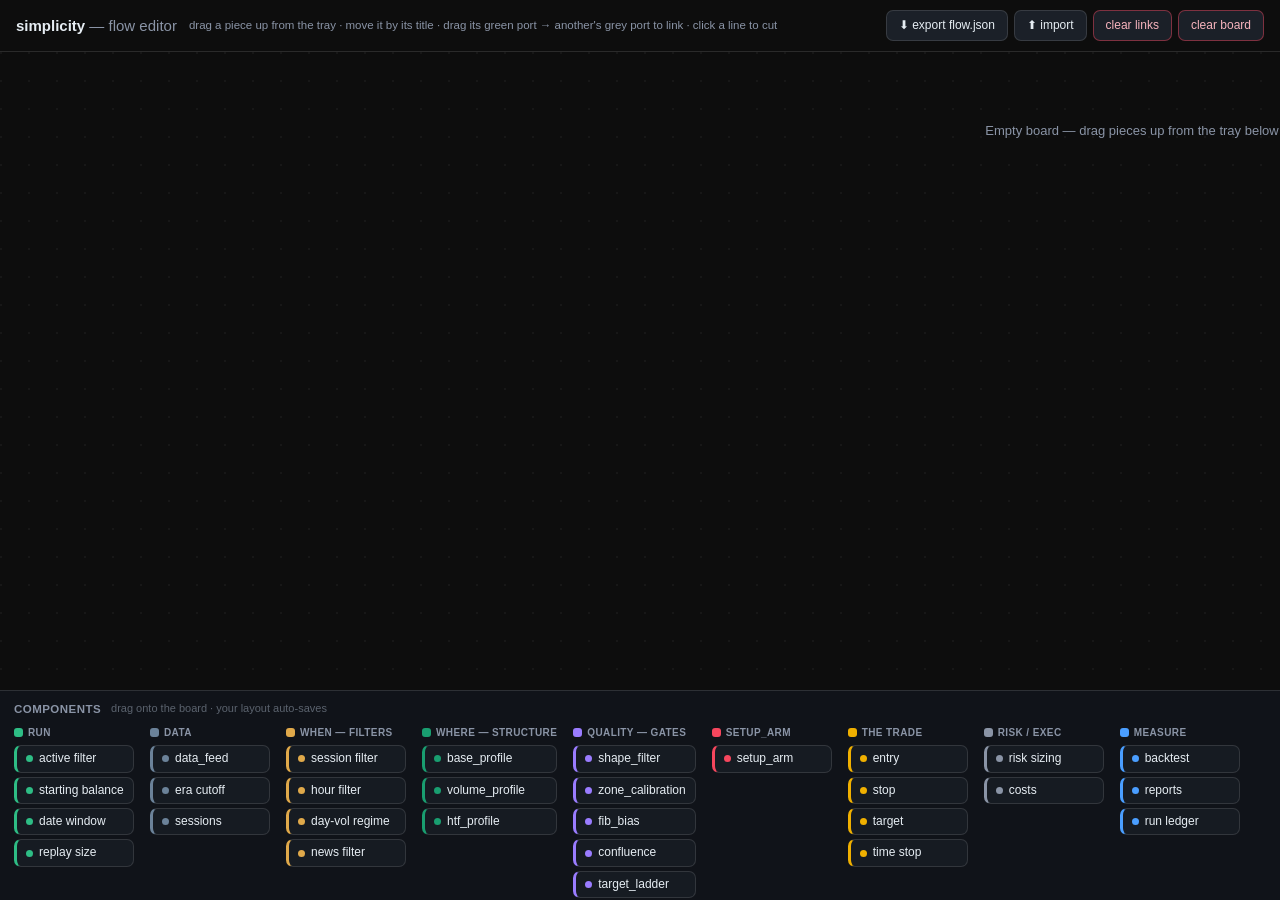
<file: algoproj/simplicity/research/strategy_map/flow.html>
<!doctype html><html lang="en"><head><meta charset="utf-8">
<meta name="viewport" content="width=device-width,initial-scale=1"><title>simplicity — flow editor</title>
<style>
:root{--bg:#0d0d0d;--panel:#161b22;--panel2:#1b2028;--ring:rgba(255,255,255,.12);--ink:#e6edf3;--mut:#8a94a6}
*{box-sizing:border-box}html,body{height:100%;margin:0}
body{background:var(--bg);color:var(--ink);font:13px/1.45 -apple-system,Segoe UI,Roboto,sans-serif;
display:flex;flex-direction:column;overflow:hidden}
.top{display:flex;align-items:center;gap:12px;padding:10px 16px;border-bottom:1px solid var(--ring);flex-wrap:wrap;z-index:10}
.top h1{font-size:15px;margin:0;font-weight:660}.top h1 span{color:var(--mut);font-weight:400}
.top .hint{color:var(--mut);font-size:11.5px}
.sp{margin-left:auto;display:flex;gap:6px}
button{background:var(--panel2);border:1px solid var(--ring);color:var(--ink);font:inherit;font-size:12px;
padding:6px 12px;border-radius:7px;cursor:pointer}button:hover{border-color:#4a9eff}
button.warm{border-color:rgba(246,70,93,.45);color:#f6b3bd}
.stage{position:relative;flex:1;overflow:auto;background:
radial-gradient(circle at 1px 1px,rgba(255,255,255,.045) 1px,transparent 0) 0 0/28px 28px}
.canvas{position:relative;width:2600px;height:1500px}
.empty{position:absolute;top:70px;left:50%;transform:translateX(-50%);color:var(--mut);font-size:13px;text-align:center;pointer-events:none}
svg.edges{position:absolute;inset:0;width:100%;height:100%;pointer-events:none;z-index:1}
svg.edges path.hit{pointer-events:stroke;cursor:pointer}
.node{position:absolute;width:198px;background:var(--panel);border:1px solid var(--ring);border-left:4px solid #888;
border-radius:10px;padding:9px 12px 10px;z-index:2;box-shadow:0 4px 14px rgba(0,0,0,.4);user-select:none}
.node.sel{outline:2px solid #4a9eff;outline-offset:1px}
.node .nh{font-size:12.5px;font-weight:660;cursor:grab;display:flex;align-items:center;gap:6px}
.node .nh .gd{width:8px;height:8px;border-radius:50%;flex:0 0 auto}
.node .nx{margin-left:auto;color:var(--mut);cursor:pointer;font-size:15px;line-height:1}.node .nx:hover{color:#f6465d}
.node .ns{color:var(--mut);font-size:11px;margin:2px 0 5px}
.node .nk{font:10px ui-monospace,Menlo,monospace;color:#9fb0c2;background:rgba(255,255,255,.04);
border-radius:4px;padding:2px 5px;word-break:break-word}
.port{position:absolute;width:14px;height:14px;border-radius:50%;background:var(--panel2);border:2px solid #5a6472;
top:calc(50% - 7px);cursor:crosshair;z-index:3}
.port:hover{background:#4a9eff;border-color:#4a9eff}
.port.in{left:-9px}.port.out{right:-9px;border-color:#2ebd85}
/* bottom palette tray */
.palette{border-top:1px solid var(--ring);background:#101319;max-height:210px;overflow-y:auto;padding:10px 14px 14px}
.phead{display:flex;align-items:center;gap:10px;margin-bottom:8px}
.phead b{font-size:11.5px;letter-spacing:.04em;text-transform:uppercase;color:var(--mut)}
.phead span{color:#5b636e;font-size:11px}
.pgroups{display:flex;gap:16px;flex-wrap:wrap}
.pg{min-width:120px}
.pg .pgl{font-size:10px;font-weight:700;letter-spacing:.4px;text-transform:uppercase;margin-bottom:5px;color:var(--mut);display:flex;align-items:center;gap:5px}
.pg .pgl i{width:9px;height:9px;border-radius:3px}
.chips{display:flex;flex-direction:column;gap:4px}
.chip{display:flex;align-items:center;gap:6px;background:var(--panel);border:1px solid var(--ring);border-left:3px solid #888;
border-radius:7px;padding:4px 9px;font-size:12px;cursor:grab;white-space:nowrap}
.chip:hover{border-color:#4a9eff;background:var(--panel2)}
.chip.placed{opacity:.32;cursor:default;pointer-events:none}
.chip .cdot{width:7px;height:7px;border-radius:50%;flex:0 0 auto}
#ghost{position:fixed;z-index:99;pointer-events:none;background:var(--panel);border:1px solid #4a9eff;border-radius:7px;
padding:5px 10px;font-size:12px;box-shadow:0 6px 18px rgba(0,0,0,.5);opacity:.95}
</style></head><body>
<div class="top">
  <h1>simplicity <span>— flow editor</span></h1>
  <span class="hint">drag a piece up from the tray · move it by its title · drag its green port → another's grey port to link · click a line to cut</span>
  <div class="sp">
    <button id="export">⬇ export flow.json</button>
    <button id="import">⬆ import</button>
    <button id="clearEdges" class="warm">clear links</button>
    <button id="reset" class="warm">clear board</button>
    <input id="file" type="file" accept="application/json" style="display:none">
  </div>
</div>
<div class="stage" id="stage"><div class="canvas" id="canvas">
  <div class="empty" id="empty">Empty board — drag pieces up from the tray below and connect them in the order you think the strategy runs.</div>
  <svg class="edges" id="edges"></svg></div></div>
<div class="palette" id="palette">
  <div class="phead"><b>Components</b><span>drag onto the board · your layout auto-saves</span></div>
  <div class="pgroups" id="pgroups"></div>
</div>
<script>
const DEF=[{"id": "active_filter", "name": "active filter", "sub": "vol-day variant", "group": "run", "knob": "research_config.ACTIVE_FILTER = high"}, {"id": "starting_balance", "name": "starting balance", "sub": "account size", "group": "run", "knob": "$100,000"}, {"id": "date_window", "name": "date window", "sub": "limit the run", "group": "run", "knob": "BACKTEST_START/END"}, {"id": "replay_size", "name": "replay size", "sub": "trades exported", "group": "run", "knob": "MAX_REPLAY_TRADES = 300"}, {"id": "data_feed", "name": "data_feed", "sub": "clean bars in", "group": "data", "knob": "TF_SOURCES \u00b7 DATA_DIR"}, {"id": "era", "name": "era cutoff", "sub": "drop 2005-2014", "group": "data", "knob": "ERA_START_YEAR = 2015"}, {"id": "sessions", "name": "sessions", "sub": "ET boundaries", "group": "data", "knob": "SESSIONS (4)"}, {"id": "session_filter", "name": "session filter", "sub": "trade chosen sessions", "group": "when", "knob": "FILTER_SESSION (on: newyork)"}, {"id": "hour_filter", "name": "hour filter", "sub": "ET hours-of-day", "group": "when", "knob": "FILTER_HOUR (off)"}, {"id": "dayvol_filter", "name": "day-vol regime", "sub": "high/med/low day", "group": "when", "knob": "FILTER_DAY_VOL (off)"}, {"id": "news_filter", "name": "news filter", "sub": "\u00b130m red-folder news", "group": "when", "knob": "F33 \u2014 unbuilt"}, {"id": "base_profile", "name": "base_profile", "sub": "the coil (LTF)", "group": "structure", "knob": "BASE {band_mult, min_bars}"}, {"id": "volume_profile", "name": "volume_profile", "sub": "session range (MTF)", "group": "structure", "knob": "PROFILE {row_size, va_pct}"}, {"id": "htf_profile", "name": "htf_profile", "sub": "week composite", "group": "structure", "knob": "HTF {days, bins}"}, {"id": "shape_filter", "name": "shape_filter", "sub": "clean vs foggy", "group": "quality", "knob": "SHAPE.shape_ok = 50"}, {"id": "zone_calibration", "name": "zone_calibration", "sub": "range dims \u2192 R:R + entry TF", "group": "quality", "knob": "ZONE.rr_min = 2.0"}, {"id": "fib_bias", "name": "fib_bias", "sub": "directional lean (in-context)", "group": "quality", "knob": "FIB.edges"}, {"id": "confluence", "name": "confluence", "sub": "base \u2282 session \u2282 HTF agree", "group": "quality", "knob": "unbuilt"}, {"id": "target_ladder", "name": "target_ladder", "sub": "multi-scale R:R geometry", "group": "quality", "knob": "LADDER {min_rr=0.5}"}, {"id": "setup_arm", "name": "setup_arm", "sub": "enabled gates \u2192 ARM / skip", "group": "setup", "knob": "SETUP {gates, arm_rule} \u2014 unbuilt"}, {"id": "entry", "name": "entry", "sub": "resting breakout bracket (OCO)", "group": "trade", "knob": "ENTRY.type = breakout_both"}, {"id": "stop", "name": "stop", "sub": "coil edge = 1R", "group": "trade", "knob": "EXIT.stop = coil_edge"}, {"id": "target", "name": "target", "sub": "fixed R | ladder rung", "group": "trade", "knob": "EXIT.target = ladder_rung (r=2.0)"}, {"id": "time_stop", "name": "time stop", "sub": "exit if neither hit", "group": "trade", "knob": "EXIT.max_hold_bars = 156"}, {"id": "risk_sizing", "name": "risk sizing", "sub": "%/trade to the stop", "group": "risk", "knob": "RISK.risk_per_trade_pct = 1.0%"}, {"id": "costs", "name": "costs", "sub": "commission + slippage", "group": "risk", "knob": "$2.25/side \u00b7 1 tick"}, {"id": "backtest", "name": "backtest", "sub": "honest sim \u2192 R per trade", "group": "measure", "knob": "run_backtest.py"}, {"id": "reports", "name": "reports", "sub": "equity + full breakdown", "group": "measure", "knob": "reports/<run_id>/"}, {"id": "ledger", "name": "run ledger", "sub": "every run's scorecard", "group": "measure", "knob": "runs.jsonl"}], GROUPS={"run": {"color": "#2ebd85", "label": "RUN"}, "data": {"color": "#6b8299", "label": "DATA"}, "when": {"color": "#e0a94a", "label": "WHEN \u2014 filters"}, "structure": {"color": "#199e70", "label": "WHERE \u2014 structure"}, "quality": {"color": "#9a7cff", "label": "QUALITY \u2014 gates"}, "setup": {"color": "#f6465d", "label": "setup_arm"}, "trade": {"color": "#f0b000", "label": "THE TRADE"}, "risk": {"color": "#8a94a6", "label": "RISK / EXEC"}, "measure": {"color": "#4a9eff", "label": "MEASURE"}}, KEY="simplicity_flow_v2";
const byId={};DEF.forEach(n=>byId[n.id]=n);
const canvas=document.getElementById("canvas"), edgesSvg=document.getElementById("edges"), stage=document.getElementById("stage");
let state=load();

function load(){try{const s=JSON.parse(localStorage.getItem(KEY));if(s&&s.pos)return s;}catch(e){}
  return {pos:{}, edges:[]};}                       // start EMPTY — pull pieces from the tray
function save(){localStorage.setItem(KEY,JSON.stringify(state));}

// ---- palette (bottom tray), grouped ----
function renderPalette(){
  const g=document.getElementById("pgroups");
  g.innerHTML=Object.entries(GROUPS).map(([k,grp])=>{
    const chips=DEF.filter(n=>n.group===k).map(n=>{
      const placed=state.pos[n.id]?" placed":"";
      return `<div class="chip${placed}" data-id="${n.id}" style="border-left-color:${grp.color}">
        <span class="cdot" style="background:${grp.color}"></span>${n.name}</div>`;}).join("");
    return `<div class="pg"><div class="pgl"><i style="background:${grp.color}"></i>${grp.label}</div>
      <div class="chips">${chips}</div></div>`;}).join("");
}

// ---- canvas nodes ----
function renderNodes(){
  [...canvas.querySelectorAll(".node")].forEach(n=>n.remove());
  DEF.forEach(n=>{
    const p=state.pos[n.id]; if(!p)return;
    const col=GROUPS[n.group].color;
    const el=document.createElement("div");
    el.className="node"; el.dataset.id=n.id; el.style.left=p.x+"px"; el.style.top=p.y+"px"; el.style.borderLeftColor=col;
    el.innerHTML=`<div class="nh"><span class="gd" style="background:${col}"></span>${n.name}<span class="nx" data-del="${n.id}">&times;</span></div>
      <div class="ns">${n.sub}</div><div class="nk">${n.knob}</div>
      <div class="port in" data-port="in"></div><div class="port out" data-port="out"></div>`;
    canvas.appendChild(el);
  });
  document.getElementById("empty").style.display=Object.keys(state.pos).length?"none":"block";
  canvas.querySelectorAll("[data-del]").forEach(x=>x.onclick=ev=>{ev.stopPropagation();removeNode(x.dataset.del);});
}
function removeNode(id){state.edges=state.edges.filter(e=>e.from!==id&&e.to!==id);delete state.pos[id];
  if(sel===id)sel=null;save();render();}
function portXY(id,side){const el=canvas.querySelector(`.node[data-id="${id}"]`);if(!el)return null;
  return {x:el.offsetLeft+(side==="out"?el.offsetWidth:0), y:el.offsetTop+el.offsetHeight/2};}
function renderEdges(temp){
  let paths="";
  state.edges.forEach((e,i)=>{const a=portXY(e.from,"out"),b=portXY(e.to,"in");if(!a||!b)return;
    const d=curve(a,b);
    paths+=`<path d="${d}" fill="none" stroke="#4a9eff" stroke-width="2" opacity="0.85"/>`
         + `<path class="hit" d="${d}" fill="none" stroke="transparent" stroke-width="14" data-edge="${i}"/>`;});
  if(temp)paths+=`<path d="${curve(temp.a,temp.b)}" fill="none" stroke="#2ebd85" stroke-width="2" stroke-dasharray="5 4"/>`;
  edgesSvg.innerHTML=paths;
  edgesSvg.querySelectorAll("[data-edge]").forEach(p=>p.onclick=()=>{state.edges.splice(+p.dataset.edge,1);save();renderEdges();});
}
function curve(a,b){const dx=Math.max(40,Math.abs(b.x-a.x)*0.5);
  return `M ${a.x} ${a.y} C ${a.x+dx} ${a.y}, ${b.x-dx} ${b.y}, ${b.x} ${b.y}`;}
function render(){renderNodes();renderEdges();renderPalette();}
render();

// ---- interactions ----
let mode=null, dragId=null, dragOff=null, connFrom=null, sel=null, placeId=null, ghost=null;
function canvasXY(cx,cy){const r=canvas.getBoundingClientRect();return {x:cx-r.left, y:cy-r.top};}

// drag a piece up from the tray
document.getElementById("palette").addEventListener("pointerdown",e=>{
  const chip=e.target.closest(".chip"); if(!chip||chip.classList.contains("placed"))return;
  placeId=chip.dataset.id; mode="place";
  ghost=document.createElement("div");ghost.id="ghost";ghost.textContent=byId[placeId].name;document.body.appendChild(ghost);
  moveGhost(e); e.preventDefault();
});
function moveGhost(e){if(ghost){ghost.style.left=(e.clientX+10)+"px";ghost.style.top=(e.clientY+8)+"px";}}

canvas.addEventListener("pointerdown",e=>{
  const port=e.target.closest(".port"), node=e.target.closest(".node");
  if(port&&node){ if(port.dataset.port==="out"){mode="conn";connFrom=node.dataset.id;e.preventDefault();} return; }
  if(node&&e.target.closest(".nh")&&!e.target.closest(".nx")){
    mode="drag";dragId=node.dataset.id;
    dragOff={x:e.clientX-node.offsetLeft,y:e.clientY-node.offsetTop};
    select(node.dataset.id);e.preventDefault();
  } else if(!node){select(null);}
});
window.addEventListener("pointermove",e=>{
  if(mode==="place"){moveGhost(e);return;}
  if(mode==="drag"&&dragId){
    const x=Math.max(0,e.clientX-dragOff.x), y=Math.max(0,e.clientY-dragOff.y);
    state.pos[dragId]={x,y};
    const el=canvas.querySelector(`.node[data-id="${dragId}"]`);el.style.left=x+"px";el.style.top=y+"px";
    renderEdges();
  } else if(mode==="conn"&&connFrom){
    renderEdges({a:portXY(connFrom,"out"), b:canvasXY(e.clientX,e.clientY)});
  }
});
window.addEventListener("pointerup",e=>{
  if(mode==="place"&&placeId){
    if(ghost){ghost.remove();ghost=null;}
    const pr=document.getElementById("palette").getBoundingClientRect();
    const sr=stage.getBoundingClientRect();
    if(e.clientY<pr.top && e.clientX>sr.left){                 // dropped over the board
      const p=canvasXY(e.clientX,e.clientY);
      state.pos[placeId]={x:Math.max(0,p.x-90),y:Math.max(0,p.y-20)};save();render();
    }
    placeId=null;mode=null;return;
  }
  if(mode==="conn"&&connFrom){
    const node=e.target.closest(".node");
    if(node&&node.dataset.id!==connFrom){const to=node.dataset.id;
      if(!state.edges.some(x=>x.from===connFrom&&x.to===to))state.edges.push({from:connFrom,to});}
    connFrom=null;save();renderEdges();
  }
  if(mode==="drag")save();
  mode=null;dragId=null;
});
function select(id){sel=id;canvas.querySelectorAll(".node").forEach(n=>n.classList.toggle("sel",n.dataset.id===id));}
window.addEventListener("keydown",e=>{
  if((e.key==="Delete"||e.key==="Backspace")&&sel){removeNode(sel);}});

// ---- toolbar ----
document.getElementById("clearEdges").onclick=()=>{if(state.edges.length&&confirm("Remove all links?")){state.edges=[];save();renderEdges();}};
document.getElementById("reset").onclick=()=>{if(confirm("Clear the whole board (pieces + links)?")){state={pos:{},edges:[]};save();render();}};
document.getElementById("export").onclick=()=>{
  const out={nodes:DEF.filter(n=>state.pos[n.id]).map(n=>({id:n.id,name:n.name,group:n.group,pos:state.pos[n.id]})),
    edges:state.edges.map(e=>({from:e.from,to:e.to})), order:orderFromEdges()};
  const blob=new Blob([JSON.stringify(out,null,2)],{type:"application/json"});
  const a=document.createElement("a");a.href=URL.createObjectURL(blob);a.download="flow.json";a.click();};
document.getElementById("import").onclick=()=>document.getElementById("file").click();
document.getElementById("file").onchange=function(){const f=this.files[0];if(!f)return;
  const r=new FileReader();r.onload=()=>{try{const j=JSON.parse(r.result);const pos={};
    (j.nodes||[]).forEach(n=>{if(n.pos)pos[n.id]=n.pos;});
    state={pos,edges:(j.edges||[])};save();render();}catch(e){alert("bad json");}};
  r.readAsText(f);this.value="";};
// linear order derived from the links you drew (topological; among placed nodes)
function orderFromEdges(){const P=DEF.filter(n=>state.pos[n.id]).map(n=>n.id);const S=new Set(P);
  const ins={},adj={};P.forEach(id=>{ins[id]=0;adj[id]=[];});
  state.edges.forEach(e=>{if(S.has(e.from)&&S.has(e.to)){adj[e.from].push(e.to);ins[e.to]++;}});
  const q=P.filter(id=>ins[id]===0),out=[];
  while(q.length){const id=q.shift();out.push(id);adj[id].forEach(t=>{if(--ins[t]===0)q.push(t);});}
  return out.length===P.length?out:null;}
</script></body></html>
</file>
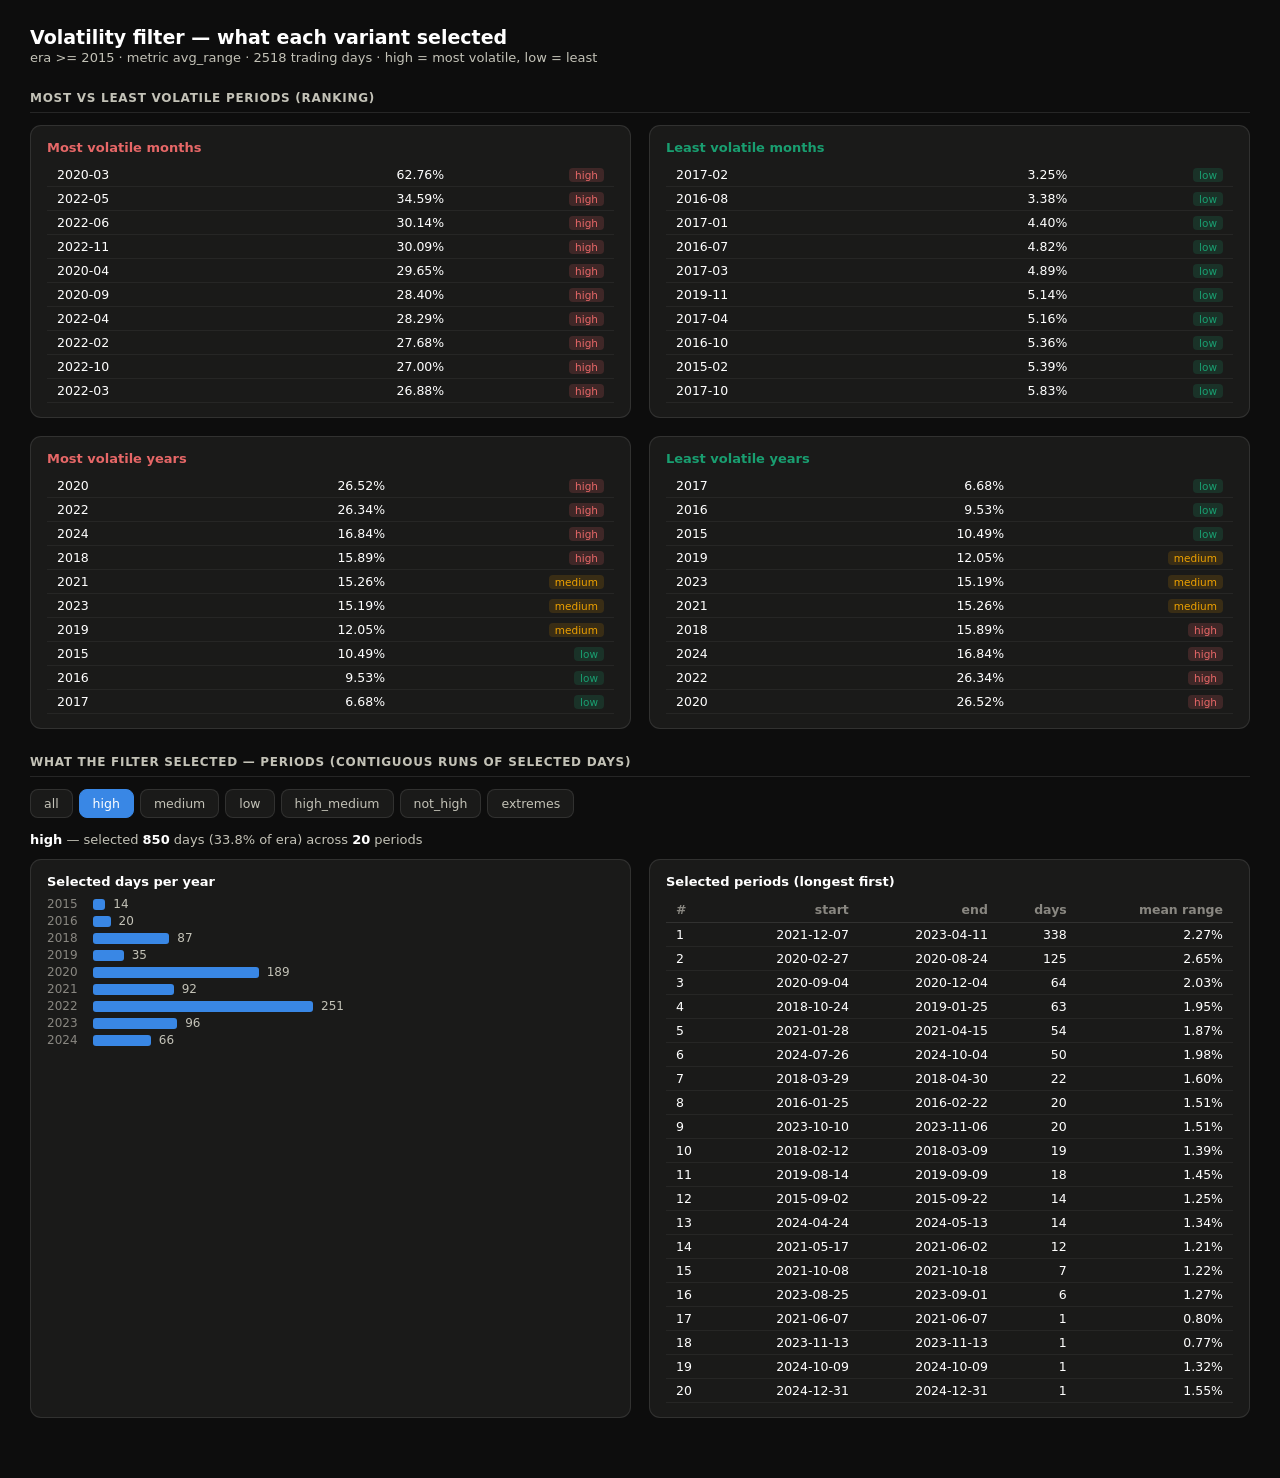
<file: algoproj/simplicity/research/volatility_filter/output/filter_selections.html>
<!DOCTYPE html><html lang="en"><head><meta charset="utf-8">
<meta name="viewport" content="width=device-width, initial-scale=1"><title>Filter selections</title>
<style>
:root{--s:#1a1a19;--pg:#0d0d0d;--ink:#fff;--ink2:#c3c2b7;--mut:#898781;--ring:rgba(255,255,255,.10);
--acc:#3987e5;--hi:#e66767;--lo:#199e70}
*{box-sizing:border-box}body{margin:0;background:var(--pg);color:var(--ink);
font-family:system-ui,-apple-system,"Segoe UI",sans-serif;padding:26px 30px 60px}
h1{font-size:19px;margin:0 0 2px}.sub{color:var(--ink2);font-size:13px;margin:0 0 20px}
.sec{font-size:12px;font-weight:600;color:var(--ink2);text-transform:uppercase;letter-spacing:.06em;
margin:26px 0 12px;border-bottom:1px solid var(--ring);padding-bottom:7px}
.row{display:grid;grid-template-columns:1fr 1fr;gap:18px}@media(max-width:800px){.row{grid-template-columns:1fr}}
.card{background:var(--s);border:1px solid var(--ring);border-radius:11px;padding:14px 16px}
.card h3{margin:0 0 8px;font-size:13px}.card h3.hi{color:var(--hi)}.card h3.lo{color:var(--lo)}
table{border-collapse:collapse;width:100%;font-size:12.5px;font-variant-numeric:tabular-nums}
th{color:var(--mut);text-align:right;font-weight:600;padding:5px 10px;border-bottom:1px solid var(--ring)}
th:first-child,td:first-child{text-align:left}
td{padding:4px 10px;text-align:right;border-bottom:1px solid rgba(255,255,255,.05)}
tbody tr:hover td{background:rgba(57,135,229,.08)}
.btns{display:flex;gap:6px;flex-wrap:wrap;margin-bottom:14px}
.btns button{background:var(--s);border:1px solid var(--ring);color:var(--ink2);font:inherit;font-size:12.5px;
padding:6px 13px;border-radius:8px;cursor:pointer}.btns button.on{background:var(--acc);color:#fff;border-color:var(--acc)}
.stat{color:var(--ink2);font-size:13px;margin:0 0 12px}.stat b{color:var(--ink)}
.ybar{display:flex;align-items:center;gap:8px;font-size:12px;margin:3px 0}
.ybar .y{width:38px;color:var(--mut);font-variant-numeric:tabular-nums}
.ybar .bar{height:11px;background:var(--acc);border-radius:3px}.ybar .n{color:var(--ink2);font-variant-numeric:tabular-nums}
.pill{display:inline-block;font-size:10.5px;padding:1px 6px;border-radius:4px}
.pill.high{background:rgba(230,103,103,.18);color:var(--hi)}.pill.low{background:rgba(25,158,112,.18);color:var(--lo)}
.pill.medium{background:rgba(201,133,0,.18);color:#eda100}
</style></head><body>
<h1>Volatility filter — what each variant selected</h1>
<p class="sub" id="sub"></p>

<div class="sec">Most vs least volatile periods (ranking)</div>
<div class="row">
  <div class="card"><h3 class="hi">Most volatile months</h3><div id="m_most"></div></div>
  <div class="card"><h3 class="lo">Least volatile months</h3><div id="m_least"></div></div>
  <div class="card"><h3 class="hi">Most volatile years</h3><div id="y_most"></div></div>
  <div class="card"><h3 class="lo">Least volatile years</h3><div id="y_least"></div></div>
</div>

<div class="sec">What the filter selected — periods (contiguous runs of selected days)</div>
<div class="btns" id="btns"></div>
<p class="stat" id="vstat"></p>
<div class="row">
  <div class="card"><h3>Selected days per year</h3><div id="ybars"></div></div>
  <div class="card"><h3>Selected periods (longest first)</h3><div id="runs"></div></div>
</div>

<script>
const D={"era": 2015, "metric": "avg_range", "total": 2518, "variants": {"all": {"days": 2498, "pct": 99.2, "n_runs": 1, "runs": [{"s": "2015-02-02", "e": "2024-12-31", "n": 2498, "r": 1.391, "vol": 1157296794}], "year_counts": {"2015": 233, "2016": 252, "2017": 251, "2018": 251, "2019": 252, "2020": 253, "2021": 252, "2022": 251, "2023": 251, "2024": 252}}, "high": {"days": 850, "pct": 33.8, "n_runs": 20, "runs": [{"s": "2021-12-07", "e": "2023-04-11", "n": 338, "r": 2.275, "vol": 219617514}, {"s": "2020-02-27", "e": "2020-08-24", "n": 125, "r": 2.653, "vol": 65090674}, {"s": "2020-09-04", "e": "2020-12-04", "n": 64, "r": 2.027, "vol": 36035952}, {"s": "2018-10-24", "e": "2019-01-25", "n": 63, "r": 1.952, "vol": 39450604}, {"s": "2021-01-28", "e": "2021-04-15", "n": 54, "r": 1.869, "vol": 29534440}, {"s": "2024-07-26", "e": "2024-10-04", "n": 50, "r": 1.979, "vol": 28095349}, {"s": "2018-03-29", "e": "2018-04-30", "n": 22, "r": 1.605, "vol": 10834822}, {"s": "2016-01-25", "e": "2016-02-22", "n": 20, "r": 1.51, "vol": 7222432}, {"s": "2023-10-10", "e": "2023-11-06", "n": 20, "r": 1.514, "vol": 14931833}, {"s": "2018-02-12", "e": "2018-03-09", "n": 19, "r": 1.391, "vol": 8147181}, {"s": "2019-08-14", "e": "2019-09-09", "n": 18, "r": 1.447, "vol": 9314370}, {"s": "2015-09-02", "e": "2015-09-22", "n": 14, "r": 1.254, "vol": 3866221}, {"s": "2024-04-24", "e": "2024-05-13", "n": 14, "r": 1.345, "vol": 7977617}, {"s": "2021-05-17", "e": "2021-06-02", "n": 12, "r": 1.214, "vol": 5237315}, {"s": "2021-10-08", "e": "2021-10-18", "n": 7, "r": 1.215, "vol": 3507895}, {"s": "2023-08-25", "e": "2023-09-01", "n": 6, "r": 1.269, "vol": 3774080}, {"s": "2021-06-07", "e": "2021-06-07", "n": 1, "r": 0.795, "vol": 397545}, {"s": "2023-11-13", "e": "2023-11-13", "n": 1, "r": 0.768, "vol": 532937}, {"s": "2024-10-09", "e": "2024-10-09", "n": 1, "r": 1.323, "vol": 415101}, {"s": "2024-12-31", "e": "2024-12-31", "n": 1, "r": 1.548, "vol": 469492}], "year_counts": {"2015": 14, "2016": 20, "2018": 87, "2019": 35, "2020": 189, "2021": 92, "2022": 251, "2023": 96, "2024": 66}}, "medium": {"days": 823, "pct": 32.7, "n_runs": 39, "runs": [{"s": "2023-11-14", "e": "2024-04-23", "n": 110, "r": 1.286, "vol": 70825259}, {"s": "2023-04-12", "e": "2023-08-24", "n": 94, "r": 1.36, "vol": 59271008}, {"s": "2024-10-10", "e": "2024-12-30", "n": 56, "r": 1.445, "vol": 28729221}, {"s": "2024-05-14", "e": "2024-07-25", "n": 50, "r": 1.345, "vol": 31708161}, {"s": "2019-09-10", "e": "2019-11-05", "n": 41, "r": 1.101, "vol": 16632605}, {"s": "2019-05-13", "e": "2019-07-08", "n": 39, "r": 1.153, "vol": 17708003}, {"s": "2020-12-07", "e": "2021-01-27", "n": 35, "r": 1.384, "vol": 14919733}, {"s": "2021-10-19", "e": "2021-12-06", "n": 34, "r": 1.34, "vol": 19470718}, {"s": "2015-09-23", "e": "2015-10-27", "n": 25, "r": 1.082, "vol": 7146710}, {"s": "2023-09-05", "e": "2023-10-09", "n": 25, "r": 1.455, "vol": 16069446}, {"s": "2015-12-21", "e": "2016-01-22", "n": 22, "r": 1.484, "vol": 7556247}, {"s": "2019-01-28", "e": "2019-02-26", "n": 21, "r": 0.992, "vol": 8920962}, {"s": "2021-04-16", "e": "2021-05-14", "n": 21, "r": 1.484, "vol": 11862198}, {"s": "2020-01-29", "e": "2020-02-26", "n": 20, "r": 1.581, "vol": 14861410}, {"s": "2016-02-23", "e": "2016-03-18", "n": 19, "r": 0.958, "vol": 4698708}, {"s": "2018-05-01", "e": "2018-05-25", "n": 19, "r": 0.958, "vol": 6319238}, {"s": "2018-06-29", "e": "2018-07-26", "n": 19, "r": 0.967, "vol": 6350137}, {"s": "2021-06-08", "e": "2021-07-02", "n": 19, "r": 0.981, "vol": 7713571}, {"s": "2021-07-21", "e": "2021-08-13", "n": 18, "r": 0.893, "vol": 8105581}, {"s": "2016-11-15", "e": "2016-12-08", "n": 17, "r": 0.728, "vol": 3111265}, {"s": "2018-03-12", "e": "2018-03-28", "n": 13, "r": 1.604, "vol": 7128852}, {"s": "2018-10-08", "e": "2018-10-23", "n": 12, "r": 1.969, "vol": 8804710}, {"s": "2015-02-02", "e": "2015-02-17", "n": 11, "r": 0.785, "vol": 2596028}, {"s": "2021-09-23", "e": "2021-10-07", "n": 11, "r": 1.643, "vol": 6924696}, {"s": "2017-06-30", "e": "2017-07-13", "n": 9, "r": 0.85, "vol": 2627069}, {"s": "2016-07-07", "e": "2016-07-18", "n": 8, "r": 0.623, "vol": 1528893}, {"s": "2019-08-02", "e": "2019-08-13", "n": 8, "r": 2.161, "vol": 5681774}, {"s": "2020-08-25", "e": "2020-09-03", "n": 8, "r": 1.885, "vol": 4709778}, {"s": "2018-07-30", "e": "2018-08-07", "n": 7, "r": 0.911, "vol": 2405838}, {"s": "2015-08-25", "e": "2015-09-01", "n": 6, "r": 2.047, "vol": 2849649}, {"s": "2021-07-09", "e": "2021-07-16", "n": 6, "r": 1.054, "vol": 2966758}, {"s": "2018-02-06", "e": "2018-02-09", "n": 4, "r": 3.186, "vol": 2981855}, {"s": "2023-11-07", "e": "2023-11-10", "n": 4, "r": 1.405, "vol": 2523026}, {"s": "2019-03-28", "e": "2019-04-01", "n": 3, "r": 0.728, "vol": 1204072}, {"s": "2021-08-20", "e": "2021-08-24", "n": 3, "r": 1.058, "vol": 1282628}, {"s": "2021-06-03", "e": "2021-06-04", "n": 2, "r": 1.699, "vol": 999981}, {"s": "2024-10-07", "e": "2024-10-08", "n": 2, "r": 1.746, "vol": 880657}, {"s": "2019-04-04", "e": "2019-04-04", "n": 1, "r": 0.727, "vol": 432440}, {"s": "2021-09-21", "e": "2021-09-21", "n": 1, "r": 1.117, "vol": 659780}], "year_counts": {"2015": 50, "2016": 58, "2017": 9, "2018": 74, "2019": 113, "2020": 46, "2021": 132, "2023": 155, "2024": 186}}, "low": {"days": 825, "pct": 32.8, "n_runs": 19, "runs": [{"s": "2017-07-14", "e": "2018-02-05", "n": 142, "r": 0.715, "vol": 42986903}, {"s": "2016-12-09", "e": "2017-06-29", "n": 139, "r": 0.583, "vol": 31334666}, {"s": "2015-02-18", "e": "2015-08-24", "n": 132, "r": 0.793, "vol": 29976996}, {"s": "2016-07-19", "e": "2016-11-14", "n": 84, "r": 0.69, "vol": 19492528}, {"s": "2016-03-21", "e": "2016-07-06", "n": 75, "r": 0.832, "vol": 17292165}, {"s": "2019-11-06", "e": "2020-01-28", "n": 56, "r": 0.807, "vol": 22199313}, {"s": "2018-08-08", "e": "2018-10-05", "n": 42, "r": 0.888, "vol": 16612310}, {"s": "2015-10-28", "e": "2015-12-18", "n": 37, "r": 0.926, "vol": 9314198}, {"s": "2019-04-05", "e": "2019-05-10", "n": 25, "r": 0.923, "vol": 11556413}, {"s": "2018-05-29", "e": "2018-06-28", "n": 23, "r": 0.979, "vol": 8072535}, {"s": "2019-02-27", "e": "2019-03-27", "n": 21, "r": 0.993, "vol": 9231555}, {"s": "2019-07-09", "e": "2019-08-01", "n": 18, "r": 1.034, "vol": 6942874}, {"s": "2021-08-25", "e": "2021-09-20", "n": 18, "r": 0.996, "vol": 9192167}, {"s": "2021-08-16", "e": "2021-08-19", "n": 4, "r": 1.369, "vol": 2581716}, {"s": "2021-07-06", "e": "2021-07-08", "n": 3, "r": 1.141, "vol": 1660339}, {"s": "2019-04-02", "e": "2019-04-03", "n": 2, "r": 0.726, "vol": 842738}, {"s": "2021-07-19", "e": "2021-07-20", "n": 2, "r": 1.437, "vol": 1249650}, {"s": "2018-07-27", "e": "2018-07-27", "n": 1, "r": 1.981, "vol": 534684}, {"s": "2021-09-22", "e": "2021-09-22", "n": 1, "r": 1.643, "vol": 601005}], "year_counts": {"2015": 169, "2016": 174, "2017": 242, "2018": 90, "2019": 104, "2020": 18, "2021": 28}}, "high_medium": {"days": 1673, "pct": 66.4, "n_runs": 20, "runs": [{"s": "2021-09-23", "e": "2024-12-31", "n": 824, "r": 1.776, "vol": 515724010}, {"s": "2020-01-29", "e": "2021-07-02", "n": 361, "r": 2.011, "vol": 191362597}, {"s": "2018-10-08", "e": "2019-02-26", "n": 96, "r": 1.744, "vol": 57176276}, {"s": "2018-02-06", "e": "2018-05-25", "n": 77, "r": 1.475, "vol": 35411948}, {"s": "2019-08-02", "e": "2019-11-05", "n": 67, "r": 1.321, "vol": 31628749}, {"s": "2015-12-21", "e": "2016-03-18", "n": 61, "r": 1.329, "vol": 19477387}, {"s": "2015-08-25", "e": "2015-10-27", "n": 45, "r": 1.264, "vol": 13862580}, {"s": "2019-05-13", "e": "2019-07-08", "n": 39, "r": 1.153, "vol": 17708003}, {"s": "2018-06-29", "e": "2018-07-26", "n": 19, "r": 0.967, "vol": 6350137}, {"s": "2021-07-21", "e": "2021-08-13", "n": 18, "r": 0.893, "vol": 8105581}, {"s": "2016-11-15", "e": "2016-12-08", "n": 17, "r": 0.728, "vol": 3111265}, {"s": "2015-02-02", "e": "2015-02-17", "n": 11, "r": 0.785, "vol": 2596028}, {"s": "2017-06-30", "e": "2017-07-13", "n": 9, "r": 0.85, "vol": 2627069}, {"s": "2016-07-07", "e": "2016-07-18", "n": 8, "r": 0.623, "vol": 1528893}, {"s": "2018-07-30", "e": "2018-08-07", "n": 7, "r": 0.911, "vol": 2405838}, {"s": "2021-07-09", "e": "2021-07-16", "n": 6, "r": 1.054, "vol": 2966758}, {"s": "2019-03-28", "e": "2019-04-01", "n": 3, "r": 0.728, "vol": 1204072}, {"s": "2021-08-20", "e": "2021-08-24", "n": 3, "r": 1.058, "vol": 1282628}, {"s": "2019-04-04", "e": "2019-04-04", "n": 1, "r": 0.727, "vol": 432440}, {"s": "2021-09-21", "e": "2021-09-21", "n": 1, "r": 1.117, "vol": 659780}], "year_counts": {"2015": 64, "2016": 78, "2017": 9, "2018": 161, "2019": 148, "2020": 235, "2021": 224, "2022": 251, "2023": 251, "2024": 252}}, "not_high": {"days": 1648, "pct": 65.4, "n_runs": 20, "runs": [{"s": "2016-02-23", "e": "2018-02-09", "n": 497, "r": 0.722, "vol": 126054052}, {"s": "2015-02-02", "e": "2015-09-01", "n": 149, "r": 0.843, "vol": 35422673}, {"s": "2019-01-28", "e": "2019-08-13", "n": 138, "r": 1.087, "vol": 62520831}, {"s": "2018-05-01", "e": "2018-10-23", "n": 123, "r": 1.044, "vol": 49099452}, {"s": "2019-09-10", "e": "2020-02-26", "n": 117, "r": 1.042, "vol": 53693328}, {"s": "2023-11-14", "e": "2024-04-23", "n": 110, "r": 1.286, "vol": 70825259}, {"s": "2023-04-12", "e": "2023-08-24", "n": 94, "r": 1.36, "vol": 59271008}, {"s": "2021-06-08", "e": "2021-10-07", "n": 86, "r": 1.102, "vol": 42937891}, {"s": "2015-09-23", "e": "2016-01-22", "n": 84, "r": 1.119, "vol": 24017155}, {"s": "2024-10-10", "e": "2024-12-30", "n": 56, "r": 1.445, "vol": 28729221}, {"s": "2024-05-14", "e": "2024-07-25", "n": 50, "r": 1.345, "vol": 31708161}, {"s": "2020-12-07", "e": "2021-01-27", "n": 35, "r": 1.384, "vol": 14919733}, {"s": "2021-10-19", "e": "2021-12-06", "n": 34, "r": 1.34, "vol": 19470718}, {"s": "2023-09-05", "e": "2023-10-09", "n": 25, "r": 1.455, "vol": 16069446}, {"s": "2021-04-16", "e": "2021-05-14", "n": 21, "r": 1.484, "vol": 11862198}, {"s": "2018-03-12", "e": "2018-03-28", "n": 13, "r": 1.604, "vol": 7128852}, {"s": "2020-08-25", "e": "2020-09-03", "n": 8, "r": 1.885, "vol": 4709778}, {"s": "2023-11-07", "e": "2023-11-10", "n": 4, "r": 1.405, "vol": 2523026}, {"s": "2021-06-03", "e": "2021-06-04", "n": 2, "r": 1.699, "vol": 999981}, {"s": "2024-10-07", "e": "2024-10-08", "n": 2, "r": 1.746, "vol": 880657}], "year_counts": {"2015": 219, "2016": 232, "2017": 251, "2018": 164, "2019": 217, "2020": 64, "2021": 160, "2023": 155, "2024": 186}}, "extremes": {"days": 1675, "pct": 66.5, "n_runs": 39, "runs": [{"s": "2021-12-07", "e": "2023-04-11", "n": 338, "r": 2.275, "vol": 219617514}, {"s": "2017-07-14", "e": "2018-02-05", "n": 142, "r": 0.715, "vol": 42986903}, {"s": "2016-12-09", "e": "2017-06-29", "n": 139, "r": 0.583, "vol": 31334666}, {"s": "2015-02-18", "e": "2015-08-24", "n": 132, "r": 0.793, "vol": 29976996}, {"s": "2020-02-27", "e": "2020-08-24", "n": 125, "r": 2.653, "vol": 65090674}, {"s": "2016-07-19", "e": "2016-11-14", "n": 84, "r": 0.69, "vol": 19492528}, {"s": "2016-03-21", "e": "2016-07-06", "n": 75, "r": 0.832, "vol": 17292165}, {"s": "2020-09-04", "e": "2020-12-04", "n": 64, "r": 2.027, "vol": 36035952}, {"s": "2018-10-24", "e": "2019-01-25", "n": 63, "r": 1.952, "vol": 39450604}, {"s": "2019-11-06", "e": "2020-01-28", "n": 56, "r": 0.807, "vol": 22199313}, {"s": "2021-01-28", "e": "2021-04-15", "n": 54, "r": 1.869, "vol": 29534440}, {"s": "2024-07-26", "e": "2024-10-04", "n": 50, "r": 1.979, "vol": 28095349}, {"s": "2018-08-08", "e": "2018-10-05", "n": 42, "r": 0.888, "vol": 16612310}, {"s": "2015-10-28", "e": "2015-12-18", "n": 37, "r": 0.926, "vol": 9314198}, {"s": "2019-04-05", "e": "2019-05-10", "n": 25, "r": 0.923, "vol": 11556413}, {"s": "2018-05-29", "e": "2018-06-28", "n": 23, "r": 0.979, "vol": 8072535}, {"s": "2018-03-29", "e": "2018-04-30", "n": 22, "r": 1.605, "vol": 10834822}, {"s": "2019-02-27", "e": "2019-03-27", "n": 21, "r": 0.993, "vol": 9231555}, {"s": "2016-01-25", "e": "2016-02-22", "n": 20, "r": 1.51, "vol": 7222432}, {"s": "2023-10-10", "e": "2023-11-06", "n": 20, "r": 1.514, "vol": 14931833}, {"s": "2018-02-12", "e": "2018-03-09", "n": 19, "r": 1.391, "vol": 8147181}, {"s": "2019-07-09", "e": "2019-08-01", "n": 18, "r": 1.034, "vol": 6942874}, {"s": "2019-08-14", "e": "2019-09-09", "n": 18, "r": 1.447, "vol": 9314370}, {"s": "2021-08-25", "e": "2021-09-20", "n": 18, "r": 0.996, "vol": 9192167}, {"s": "2015-09-02", "e": "2015-09-22", "n": 14, "r": 1.254, "vol": 3866221}, {"s": "2024-04-24", "e": "2024-05-13", "n": 14, "r": 1.345, "vol": 7977617}, {"s": "2021-05-17", "e": "2021-06-02", "n": 12, "r": 1.214, "vol": 5237315}, {"s": "2021-10-08", "e": "2021-10-18", "n": 7, "r": 1.215, "vol": 3507895}, {"s": "2023-08-25", "e": "2023-09-01", "n": 6, "r": 1.269, "vol": 3774080}, {"s": "2021-08-16", "e": "2021-08-19", "n": 4, "r": 1.369, "vol": 2581716}, {"s": "2021-07-06", "e": "2021-07-08", "n": 3, "r": 1.141, "vol": 1660339}, {"s": "2019-04-02", "e": "2019-04-03", "n": 2, "r": 0.726, "vol": 842738}, {"s": "2021-07-19", "e": "2021-07-20", "n": 2, "r": 1.437, "vol": 1249650}, {"s": "2018-07-27", "e": "2018-07-27", "n": 1, "r": 1.981, "vol": 534684}, {"s": "2021-06-07", "e": "2021-06-07", "n": 1, "r": 0.795, "vol": 397545}, {"s": "2021-09-22", "e": "2021-09-22", "n": 1, "r": 1.643, "vol": 601005}, {"s": "2023-11-13", "e": "2023-11-13", "n": 1, "r": 0.768, "vol": 532937}, {"s": "2024-10-09", "e": "2024-10-09", "n": 1, "r": 1.323, "vol": 415101}, {"s": "2024-12-31", "e": "2024-12-31", "n": 1, "r": 1.548, "vol": 469492}], "year_counts": {"2015": 183, "2016": 194, "2017": 242, "2018": 177, "2019": 139, "2020": 207, "2021": 120, "2022": 251, "2023": 96, "2024": 66}}}, "month_most": [["2020-03", 62.76, "high"], ["2022-05", 34.59, "high"], ["2022-06", 30.14, "high"], ["2022-11", 30.09, "high"], ["2020-04", 29.65, "high"], ["2020-09", 28.4, "high"], ["2022-04", 28.29, "high"], ["2022-02", 27.68, "high"], ["2022-10", 27.0, "high"], ["2022-03", 26.88, "high"]], "month_least": [["2017-02", 3.25, "low"], ["2016-08", 3.38, "low"], ["2017-01", 4.4, "low"], ["2016-07", 4.82, "low"], ["2017-03", 4.89, "low"], ["2019-11", 5.14, "low"], ["2017-04", 5.16, "low"], ["2016-10", 5.36, "low"], ["2015-02", 5.39, "low"], ["2017-10", 5.83, "low"]], "year_most": [[2020, 26.52, "high"], [2022, 26.34, "high"], [2024, 16.84, "high"], [2018, 15.89, "high"], [2021, 15.26, "medium"], [2023, 15.19, "medium"], [2019, 12.05, "medium"], [2015, 10.49, "low"], [2016, 9.53, "low"], [2017, 6.68, "low"]], "year_least": [[2017, 6.68, "low"], [2016, 9.53, "low"], [2015, 10.49, "low"], [2019, 12.05, "medium"], [2023, 15.19, "medium"], [2021, 15.26, "medium"], [2018, 15.89, "high"], [2024, 16.84, "high"], [2022, 26.34, "high"], [2020, 26.52, "high"]]};
document.getElementById("sub").textContent=
 `era >= ${D.era} · metric ${D.metric} · ${D.total} trading days · high = most volatile, low = least`;
function pill(r){return `<span class="pill ${r}">${r}</span>`;}
function rankTbl(id,rows,unit="%"){document.getElementById(id).innerHTML=
 "<table><tbody>"+rows.map(r=>`<tr><td>${r[0]}</td><td>${r[1].toFixed(2)}${unit}</td><td>${pill(r[2])}</td></tr>`).join("")+"</tbody></table>";}
rankTbl("m_most",D.month_most);rankTbl("m_least",D.month_least);
rankTbl("y_most",D.year_most);rankTbl("y_least",D.year_least);

const modes=Object.keys(D.variants);let cur="high";
const btns=document.getElementById("btns");
btns.innerHTML=modes.map(m=>`<button data-m="${m}" class="${m==cur?'on':''}">${m}</button>`).join("");
btns.querySelectorAll("button").forEach(b=>b.onclick=()=>{cur=b.dataset.m;
 btns.querySelectorAll("button").forEach(x=>x.classList.toggle("on",x.dataset.m==cur));draw();});

function draw(){
 const v=D.variants[cur];
 document.getElementById("vstat").innerHTML=
  `<b>${cur}</b> — selected <b>${v.days}</b> days (${v.pct}% of era) across <b>${v.n_runs}</b> periods`;
 const yrs=Object.keys(v.year_counts).map(Number).sort();
 const mx=Math.max(1,...Object.values(v.year_counts));
 document.getElementById("ybars").innerHTML=yrs.map(y=>{
  const n=v.year_counts[y];return `<div class="ybar"><span class="y">${y}</span>
   <span class="bar" style="width:${n/mx*220}px"></span><span class="n">${n}</span></div>`;}).join("")||"<span class='n'>none</span>";
 document.getElementById("runs").innerHTML="<table><thead><tr><th>#</th><th>start</th><th>end</th>"
  +"<th>days</th><th>mean range</th></tr></thead><tbody>"
  +v.runs.map((r,i)=>`<tr><td>${i+1}</td><td>${r.s}</td><td>${r.e}</td><td>${r.n}</td><td>${r.r.toFixed(2)}%</td></tr>`).join("")
  +"</tbody></table>"+(v.n_runs>v.runs.length?`<p class="stat">showing top ${v.runs.length} of ${v.n_runs} periods</p>`:"");
}
draw();
</script></body></html>
</file>
